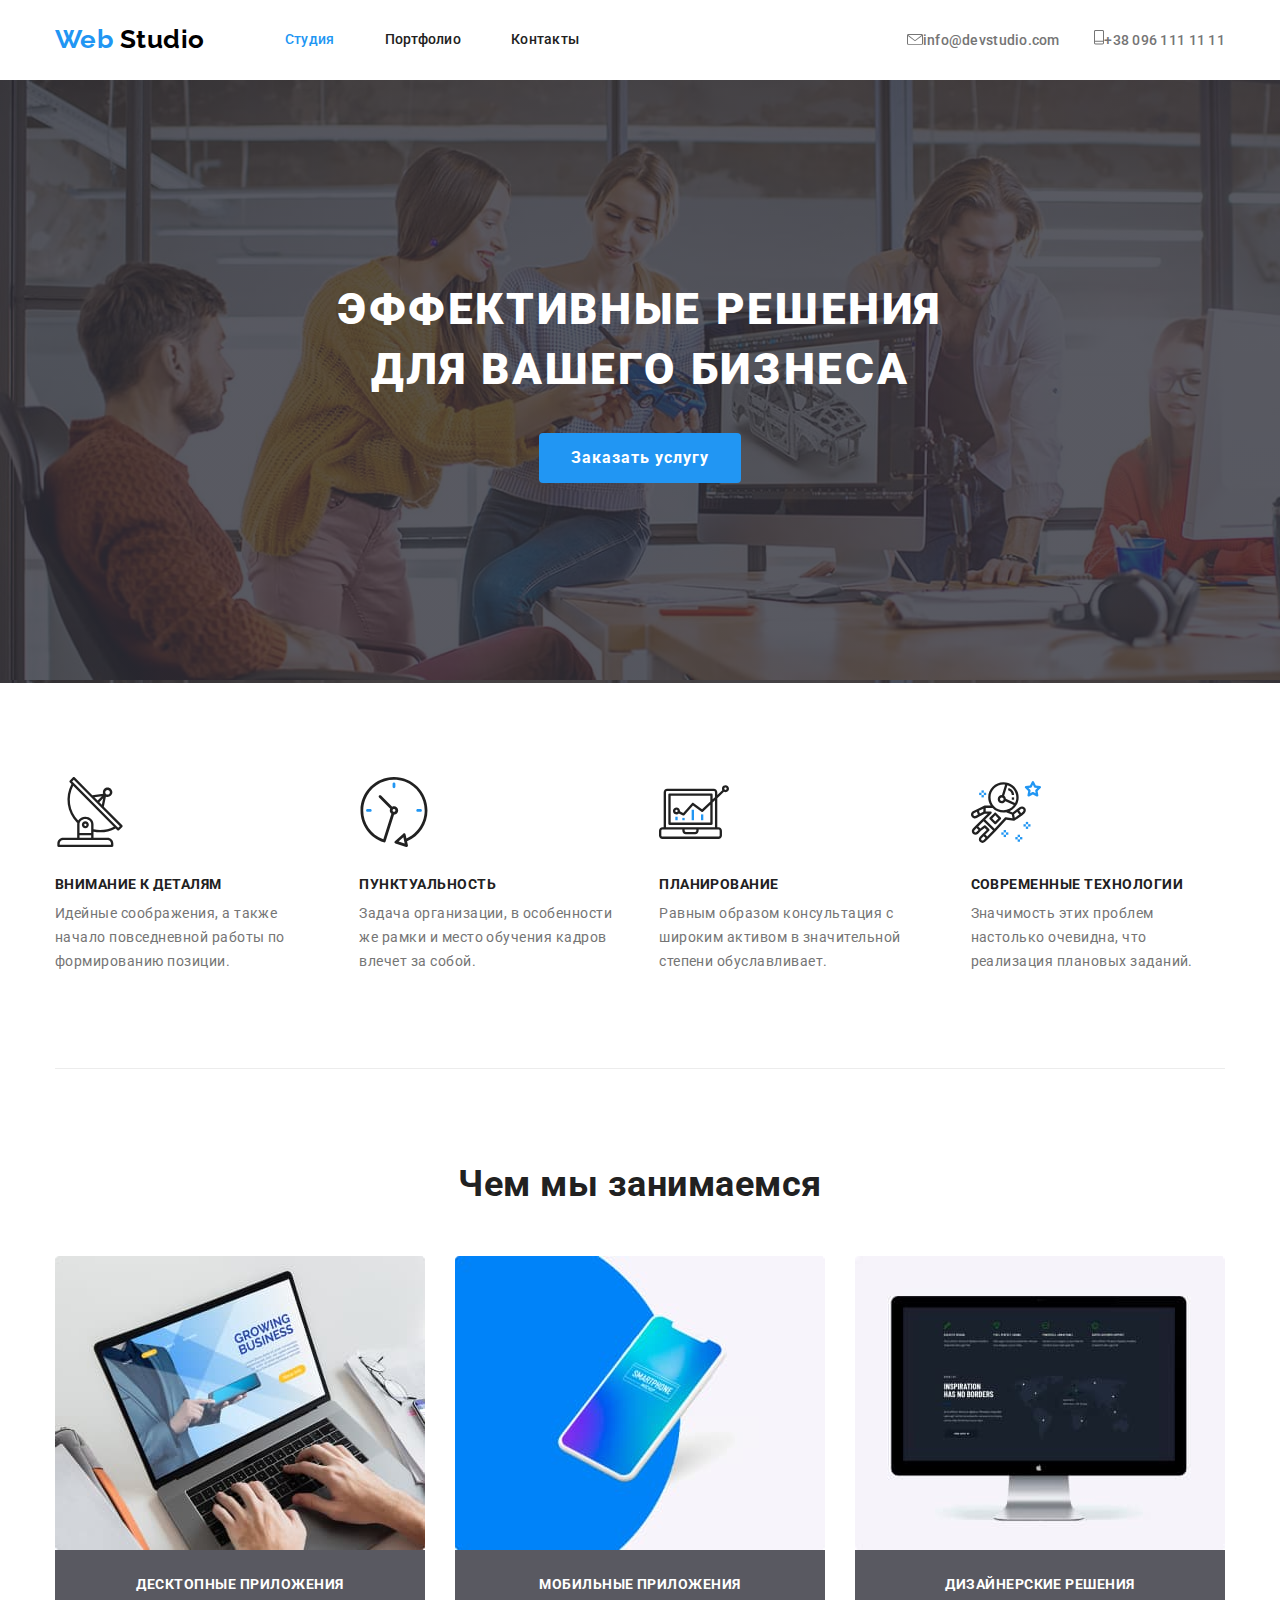
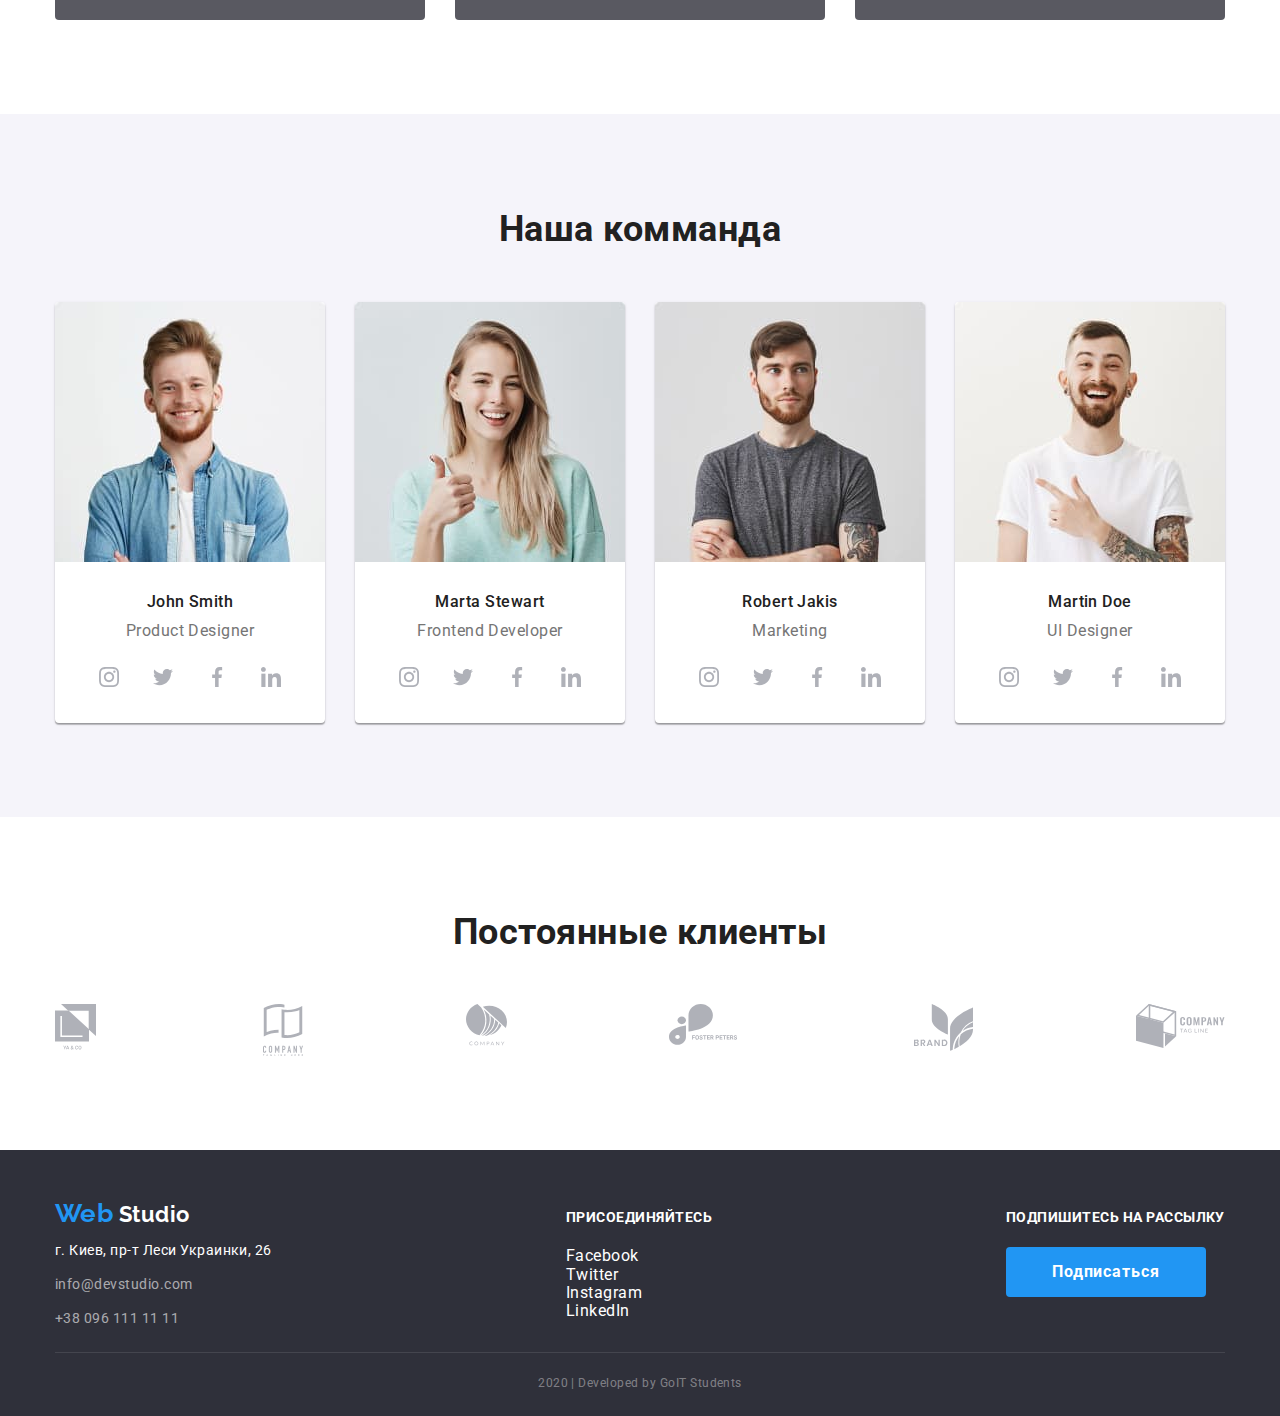
<file: index.html>
<!DOCTYPE html>
<html lang="ru">
  <head>
    <meta charset="UTF-8" />
    <meta name="viewport" content="width=device-width, initial-scale=1.0" />
    <meta
      name="description"
      content="Lorem ipsum dolor sit amet consectetur adipisicing elit. Voluptatem atque possimus et at."
    />
    <title>Web Studio</title>
    <link
      href="https://fonts.googleapis.com/css2?family=Raleway:wght@700&family=Roboto:wght@400;500;700;900&display=swap"
      rel="stylesheet"
    />
    <link
      rel="stylesheet"
      href="https://cdnjs.cloudflare.com/ajax/libs/modern-normalize/0.6.0/modern-normalize.min.css"
    />
    <link rel="stylesheet" href="./css/styles.css" />
  </head>
  <body>
    <!-- Шапка -->
    <header class="page-header">
      <div class="container header">
        <nav class="nav">
          <a href="./index.html" class="logo link"
            >Web<span class="sub-logo"> Studio</span></a
          >

          <ul class="site-nav list">
            <li class="item"><a href="#" class="link current">Студия</a></li>
            <li class="item">
              <a href="./portfolio.html" class="link">Портфолио</a>
            </li>
            <li class="item"><a href="#" class="link">Контакты</a></li>
          </ul>
        </nav>

        <address class="address-nav">
          <a href="mailto:info@devstudio.com" class="link"
            ><img
              class="address-img"
              src="./img/email.svg"
              alt="Почта компании"
            />info@devstudio.com</a
          >
          <a href="tel:+380961111111" class="link"
            ><img
              class="address-img"
              src="./img/phone.svg"
              alt="Телефон компании"
            />+38 096 111 11 11</a
          >
        </address>
      </div>
    </header>

    <main>
      <!-- Герой -->
      <section class="hero">
          <h1 class="title-hero">Эффективные решения </br> для вашего бизнеса</h1>
          <button class="button">Заказать услугу</button>
      </section>

      <!-- Ососбенности -->
      <section class="main-features">
        <div class="container">
          <h2 class="visually-hidden">Наши особенности</h2>

          <ul class="features list">
            <li class="item">
              <img
                src="./img/detals.svg"
                width="70"
                height="70"
                alt="Внимание к деталям"
              />
              <h3 class="title">Внимание к деталям</h3>
              <p class="text">
                Идейные соображения, а также начало повседневной работы по
                формированию позиции.
              </p>
            </li>
            <li class="item">
              <img
                src="./img/punctuality.svg"
                width="70"
                height="70"
                alt="Пунктуальность"
              />
              <h3 class="title">Пунктуальность</h3>
              <p class="text">
                Задача организации, в особенности же рамки и место обучения
                кадров влечет за собой.
              </p>
            </li>
            <li class="item">
              <img
                src="./img/planning.svg"
                width="70"
                height="70"
                alt="Планирование"
              />
              <h3 class="title">Планирование</h3>
              <p class="text">
                Равным образом консультация с широким активом в значительной
                степени обуславливает.
              </p>
            </li>
            <li class="item">
              <img
                src="./img/technologies.svg"
                width="70"
                height="70"
                alt="Современные технологии"
              />
              <h3 class="title">Современные технологии</h3>
              <p class="text">
                Значимость этих проблем настолько очевидна, что реализация
                плановых заданий.
              </p>
            </li>
          </ul>
        </div>
      </section>

      <!-- Чем занимаются -->
      <section class="main-activity">
        <div class="container">
          <h2 class="title">Чем мы занимаемся</h2>

          <ul class="activity list">
            <li class="item">
              <img
                src="./img/desktop-apps.jpg"
                width="370"
                height="294"
                alt="Десктопные приложения"
              />
              <p class="activity-text">Десктопные приложения</p>
            </li>
            <li class="item">
              <img
                src="./img/mobile-apps.jpg"
                width="370"
                height="294"
                alt="Мобильные приложения"
              />
              <p class="activity-text">Мобильные приложения</p>
            </li>
            <li class="item">
              <img
                src="./img/design-solutions.jpg"
                width="370"
                height="294"
                alt="Дизайнерские решения"
              />
              <p class="activity-text">Дизайнерские решения</p>
            </li>
          </ul>
        </div>
      </section>

      <!-- Команда -->
      <section class="team">
        <div class="container">
          <h2 class="title">Наша комманда</h2>

          <ul class="worker list">
            <li class="item">
              <img
                src="./img/john-smith.jpg"
                width="270"
                height="260"
                alt="Джон Смит"
              />
              <h3 class="title worker-title" lang="en">John Smith</h3>
              <p class="text" lang="en">Product Designer</p>
              <ul class="social list">
                <li class="item">
                  <a class="link" href="#"
                    ><img
                      src="./img/instagram.svg"
                      width="44"
                      height="44"
                      alt="Instagram"
                  /></a>
                </li>
                <li class="item">
                  <a class="link" href="#"
                    ><img
                      src="./img/twitter.svg"
                      width="44"
                      height="44"
                      alt="Twitter"
                  /></a>
                </li>
                <li class="item">
                  <a class="link" href="#"
                    ><img
                      src="./img/facebook.svg"
                      width="44"
                      height="44"
                      alt="Facebook"
                  /></a>
                </li>
                <li class="item">
                  <a class="link" href="#"
                    ><img
                      src="./img/linkedin.svg"
                      width="44"
                      height="44"
                      alt="Linkedin"
                  /></a>
                </li>
              </ul>
            </li>
            <li class="item">
              <img
                src="./img/marta-stewart.jpg"
                width="270"
                height="260"
                alt="Марта Стюарт"
              />
              <h3 class="title worker-title" lang="en">Marta Stewart</h3>
              <p class="text" lang="en">Frontend Developer</p>
              <ul class="social list">
                <li class="item">
                  <a class="link" href="#"
                    ><img
                      src="./img/instagram.svg"
                      width="44"
                      height="44"
                      alt="Instagram"
                  /></a>
                </li>
                <li class="item">
                  <a class="link" href="#"
                    ><img
                      src="./img/twitter.svg"
                      width="44"
                      height="44"
                      alt="Twitter"
                  /></a>
                </li>
                <li class="item">
                  <a class="link" href="#"
                    ><img
                      src="./img/facebook.svg"
                      width="44"
                      height="44"
                      alt="Facebook"
                  /></a>
                </li>
                <li class="item">
                  <a class="link" href="#"
                    ><img
                      src="./img/linkedin.svg"
                      width="44"
                      height="44"
                      alt="Linkedin"
                  /></a>
                </li>
              </ul>
            </li>
            <li class="item">
              <img
                src="./img/robert-jakis.jpg"
                width="270"
                height="260"
                alt="Роберт Якис"
              />
              <h3 class="title worker-title" lang="en">Robert Jakis</h3>
              <p class="text" lang="en">Marketing</p>
              <ul class="social list">
                <li class="item">
                  <a class="link" href="#"
                    ><img
                      src="./img/instagram.svg"
                      width="44"
                      height="44"
                      alt="Instagram"
                  /></a>
                </li>
                <li class="item">
                  <a class="link" href="#"
                    ><img
                      src="./img/twitter.svg"
                      width="44"
                      height="44"
                      alt="Twitter"
                  /></a>
                </li>
                <li class="item">
                  <a class="link" href="#"
                    ><img
                      src="./img/facebook.svg"
                      width="44"
                      height="44"
                      alt="Facebook"
                  /></a>
                </li>
                <li class="item">
                  <a class="link" href="#"
                    ><img
                      src="./img/linkedin.svg"
                      width="44"
                      height="44"
                      alt="Linkedin"
                  /></a>
                </li>
              </ul>
            </li>
            <li class="item">
              <img
                src="./img/martin-doe.jpg"
                width="270"
                height="260"
                alt="Мартин Доу"
              />
              <h3 class="title worker-title" lang="en">Martin Doe</h3>
              <p class="text" lang="en">UI Designer</p>
              <ul class="social list">
                <li class="item">
                  <a class="link" href="#"
                    ><img
                      src="./img/instagram.svg"
                      width="44"
                      height="44"
                      alt="Instagram"
                  /></a>
                </li>
                <li class="item">
                  <a class="link" href="#"
                    ><img
                      src="./img/twitter.svg"
                      width="44"
                      height="44"
                      alt="Twitter"
                  /></a>
                </li>
                <li class="item">
                  <a class="link" href="#"
                    ><img
                      src="./img/facebook.svg"
                      width="44"
                      height="44"
                      alt="Facebook"
                  /></a>
                </li>
                <li>
                  <a class="link" href="#"
                    ><img
                      src="./img/linkedin.svg"
                      width="44"
                      height="44"
                      alt="Linkedin"
                  /></a>
                </li>
              </ul>
            </li>
          </ul>
        </div>
      </section>

      <section class="main-client">
        <div class="container">
          <h2 class="title">Постоянные клиенты</h2>

          <ul class="client list">
            <li class="item">
              <a class="link" href="#"
                ><img src="./img/logo-1.svg" alt="Логотип компании 1"
              /></a>
            </li>
            <li class="item">
              <a class="link" href="#"
                ><img src="./img/logo-2.svg" alt="Логотип компании 2"
              /></a>
            </li>
            <li class="item">
              <a class="link" href="#"
                ><img src="./img/logo-3.svg" alt="Логотип компании 3"
              /></a>
            </li>
            <li class="item">
              <a class="link" href="#"
                ><img src="./img/logo-4.svg" alt="Логотип компании 4"
              /></a>
            </li>
            <li class="item">
              <a class="link" href="#"
                ><img src="./img/logo-5.svg" alt="Логотип компании 5"
              /></a>
            </li>
            <li class="item">
              <a class="link" href="#"
                ><img src="./img/logo-6.svg" alt="Логотип компании 6"
              /></a>
            </li>
          </ul>
        </div>
      </section>
    </main>

    <!-- Футер -->
    <footer class="footer">
      <div class="container">
        <div class="footer-flex">
          <address class="address">
            <a href="./index.html" class="logo link">Web<span class="footer-logo"> Studio</span></a>
            <p class="footer-text">г. Киев, пр-т Леси Украинки, 26</p>
            <p class="footer-p">
              <a href="mailto:info@devstudio.com" class="footer-address link">info@devstudio.com</a>
            </p>
            <p class="footer-p">
              <a href="tel:+380961111111" class="footer-address link">+38 096 111 11 11</a>
            </p>
          </address>
          
          <div>
            <p class="footer-title">Присоединяйтесь</p>
            <ul class="list">
              <li>
                <a href="#" class="temporary link" aria-label="Ссылка на Facebook">Facebook</a>
              </li>
              <li>
                <a href="#" class="temporary link" aria-label="Ссылка на Twitter">Twitter</a>
              </li>
              <li>
                <a href="#" class="temporary link" aria-label="Ссылка на Instagram">Instagram</a>
              </li>
              <li>
                <a href="#" class="temporary link" aria-label="Ссылка на LinkedIn">LinkedIn</a>
              </li>
            </ul>
          </div>
          
          <div>
            <p class="footer-title">Подпишитесь на рассылку</p>
            <button class="button">Подписаться</button>
          </div>
        </div>

        <p class="copyright">2020 | Developed by GoIT Students</p>
      </div>
    </footer>
  </body>
</html>
</file>
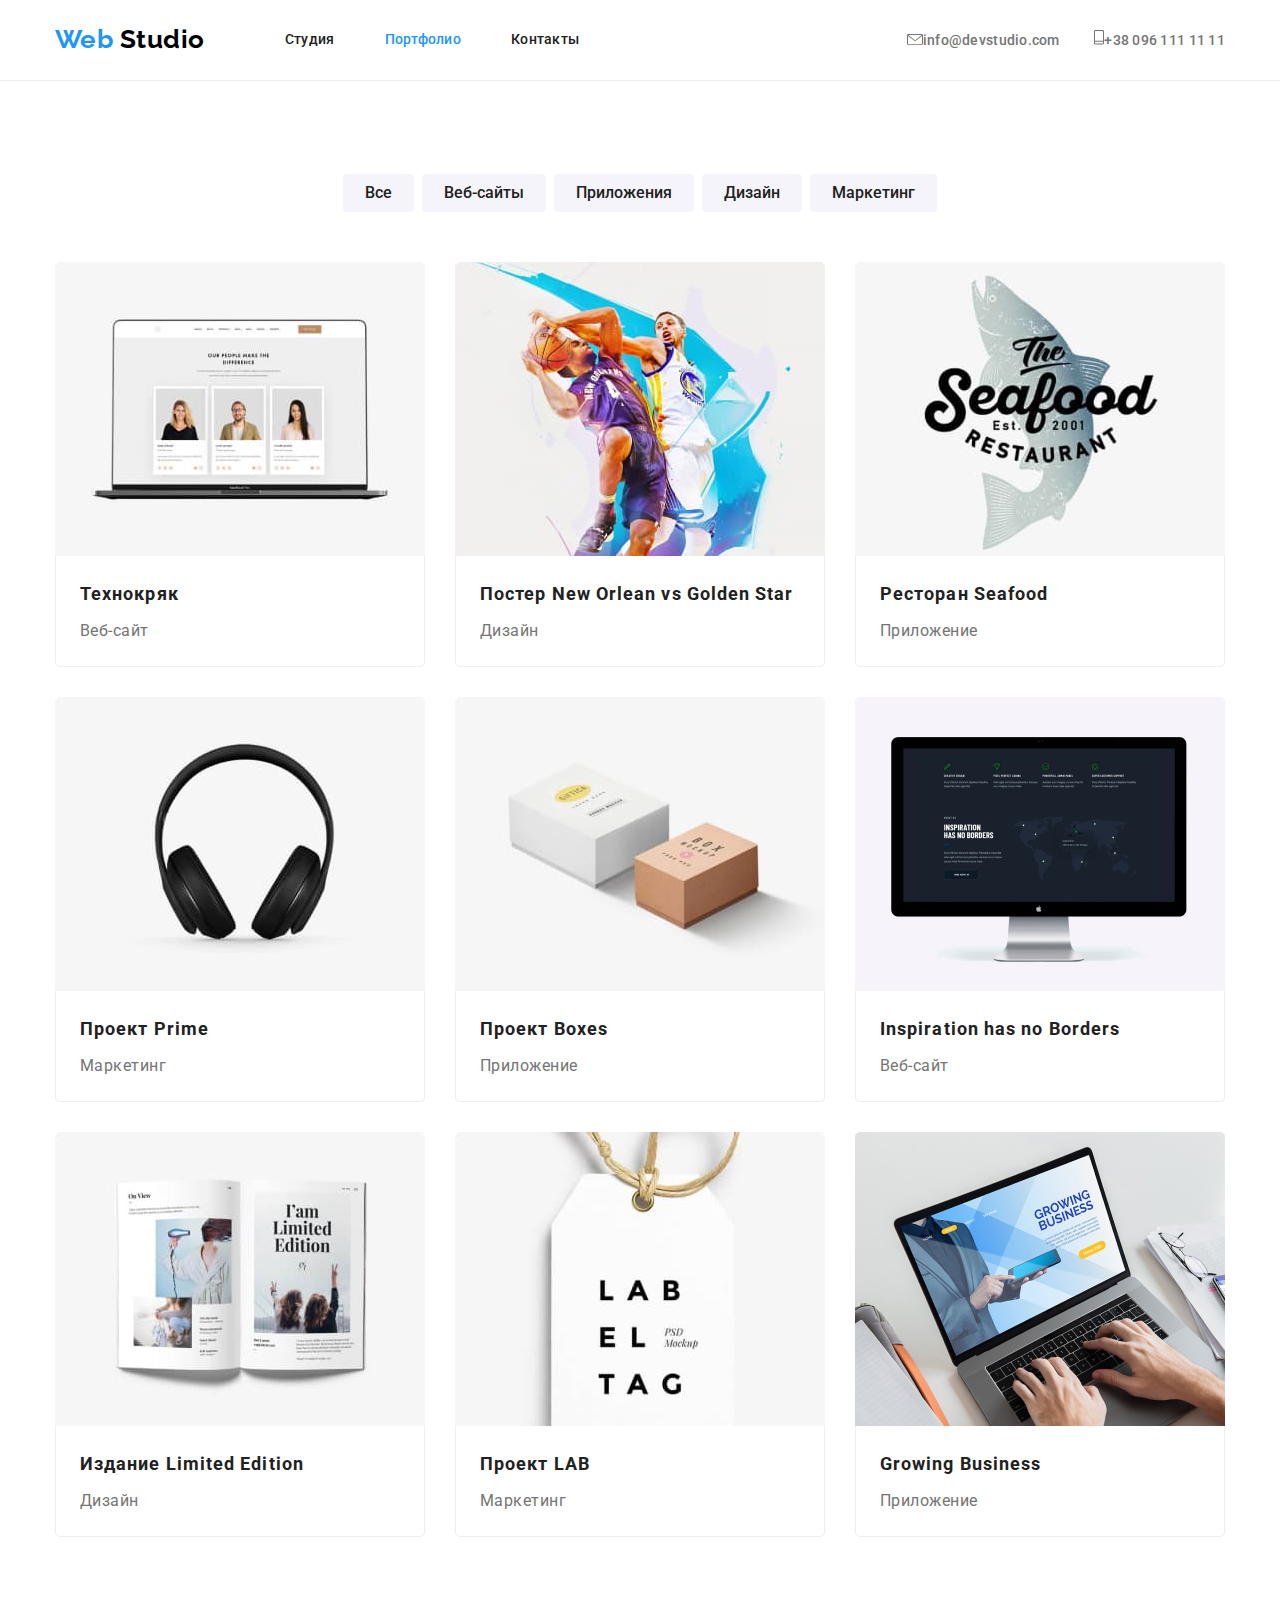
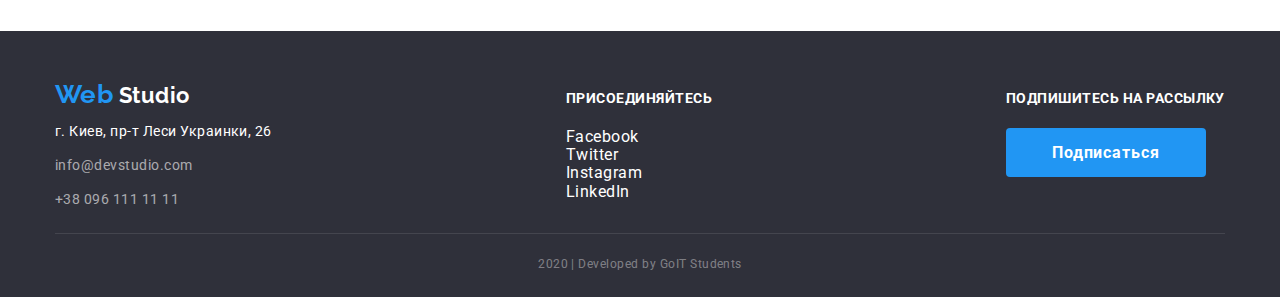
<file: portfolio.html>
<!DOCTYPE html>
<html lang="ru">
  <head>
    <meta charset="UTF-8" />
    <meta name="viewport" content="width=device-width, initial-scale=1.0" />
    <meta
      name="description"
      content="Lorem ipsum dolor sit amet consectetur adipisicing elit. Voluptatem atque possimus et at."
    />
    <title>Web Studio</title>
    <link
      href="https://fonts.googleapis.com/css2?family=Raleway:wght@700&family=Roboto:wght@400;500;700;900&display=swap"
      rel="stylesheet"
    />
    <link
      rel="stylesheet"
      href="https://cdnjs.cloudflare.com/ajax/libs/modern-normalize/0.6.0/modern-normalize.min.css"
    />
    <link rel="stylesheet" href="./css/styles.css" />
  </head>

  <body>
    <!-- Шапка -->
    <header class="page-header">
      <div class="container header">
        <nav class="nav">
          <a href="./index.html" class="logo link"
            >Web<span class="sub-logo"> Studio</span></a
          >

          <ul class="site-nav list">
            <li class="item"><a href="#" class="link">Студия</a></li>
            <li class="item">
              <a href="./portfolio.html" class="link current">Портфолио</a>
            </li>
            <li class="item"><a href="#f" class="link">Контакты</a></li>
          </ul>
        </nav>

        <address class="address-nav">
          <a href="mailto:info@devstudio.com" class="link"
            ><img
              class="address-img"
              src="./img/email.svg"
              alt="Почта компании"
            />info@devstudio.com</a
          >
          <a href="tel:+380961111111" class="link"
            ><img
              class="address-img"
              src="./img/phone.svg"
              alt="Телефон компании"
            />+38 096 111 11 11</a
          >
        </address>
      </div>
    </header>

    <main>
      <section class="main-portfolio">
        <div class="container">
          <h1 class="visually-hidden">Портфолио</h1>

          <ul class="filter list">
            <li class="item">
              <button class="filter-button" type="button">Все</button>
            </li>
            <li class="item">
              <button class="filter-button" type="button">Веб-сайты</button>
            </li>
            <li class="item">
              <button class="filter-button" type="button">Приложения</button>
            </li>
            <li class="item">
              <button class="filter-button" type="button">Дизайн</button>
            </li>
            <li class="item">
              <button class="filter-button" type="button">Маркетинг</button>
            </li>
          </ul>

          <ul class="portfolio list">
            <li class="item">
              <a href="#" class="link">
                <img
                  src="./img/tehnohryak.jpg"
                  width="370"
                  height="294"
                  alt="Технокряк"
                />
                <div class="content">
                  <h2 class="title">Технокряк</h2>
                  <p class="text">Веб-сайт</p>
                </div>
              </a>
            </li>
            <li class="item">
              <a href="#" class="link">
                <img
                  src="./img/neworlean-goldenstars.jpg"
                  width="370"
                  height="294"
                  alt="Постер New Orlean vs Golden Star"
                />
                <div class="content">
                  <h2 class="title">Постер New Orlean vs Golden Star</h2>
                  <p class="text">Дизайн</p>
                </div>
              </a>
            </li>
            <li class="item">
              <a href="#" class="link">
                <img
                  src="./img/seafood.jpg"
                  width="370"
                  height="294"
                  alt="Ресторан Seafood"
                />
                <div class="content">
                  <h2 class="title">Ресторан Seafood</h2>
                  <p class="text">Приложение</p>
                </div>
              </a>
            </li>
            <li class="item">
              <a href="#" class="link">
                <img
                  src="./img/prime.jpg"
                  width="370"
                  height="294"
                  alt="ПроектPrime"
                />
                <div class="content">
                  <h2 class="title">Проект Prime</h2>
                  <p class="text">Маркетинг</p>
                </div>
              </a>
            </li>
            <li class="item">
              <a href="#" class="link">
                <img
                  src="./img/boxes.jpg"
                  width="370"
                  height="294"
                  alt="Проект Boxes"
                />
                <div class="content">
                  <h2 class="title">Проект Boxes</h2>
                  <p class="text">Приложение</p>
                </div>
              </a>
            </li>
            <li class="item">
              <a href="#" class="link">
                <img
                  src="./img/inspiration.jpg"
                  width="370"
                  height="294"
                  alt="Inspiration has no Borders"
                />
                <div class="content">
                  <h2 class="title">Inspiration has no Borders</h2>
                  <p class="text">Веб-сайт</p>
                </div>
              </a>
            </li>
            <li class="item">
              <a href="#" class="link">
                <img
                  src="./img/limited-edition.jpg"
                  width="370"
                  height="294"
                  alt="Издание Limited Edition"
                />
                <div class="content">
                  <h2 class="title">Издание Limited Edition</h2>
                  <p class="text">Дизайн</p>
                </div>
              </a>
            </li>
            <li class="item">
              <a href="#" class="link">
                <img
                  src="./img/lab.jpg"
                  width="370"
                  height="294"
                  alt="Проект LAB"
                />
                <div class="content">
                  <h2 class="title">Проект LAB</h2>
                  <p class="text">Маркетинг</p>
                </div>
              </a>
            </li>
            <li class="item">
              <a href="#" class="link">
                <img
                  src="./img/growing-business.jpg"
                  width="370"
                  height="294"
                  alt="Growing Business"
                />
                <div class="content">
                  <h2 class="title">Growing Business</h2>
                  <p class="text">Приложение</p>
                </div>
              </a>
            </li>
          </ul>
        </div>
      </section>
    </main>

    <!-- Футер -->
    <footer class="footer">
      <div class="container">
        <div class="footer-flex">
          <address class="address">
            <a href="./index.html" class="logo link"
              >Web<span class="footer-logo"> Studio</span></a
            >
            <p class="footer-text">г. Киев, пр-т Леси Украинки, 26</p>
            <p class="footer-p">
              <a href="mailto:info@devstudio.com" class="footer-address link"
                >info@devstudio.com</a
              >
            </p>
            <p class="footer-p">
              <a href="tel:+380961111111" class="footer-address link"
                >+38 096 111 11 11</a
              >
            </p>
          </address>

          <div>
            <p class="footer-title">Присоединяйтесь</p>
            <ul class="list">
              <li>
                <a
                  href="#"
                  class="temporary link"
                  aria-label="Ссылка на Facebook"
                  >Facebook</a
                >
              </li>
              <li>
                <a
                  href="#"
                  class="temporary link"
                  aria-label="Ссылка на Twitter"
                  >Twitter</a
                >
              </li>
              <li>
                <a
                  href="#"
                  class="temporary link"
                  aria-label="Ссылка на Instagram"
                  >Instagram</a
                >
              </li>
              <li>
                <a
                  href="#"
                  class="temporary link"
                  aria-label="Ссылка на LinkedIn"
                  >LinkedIn</a
                >
              </li>
            </ul>
          </div>

          <div>
            <p class="footer-title">Подпишитесь на рассылку</p>
            <button class="button">Подписаться</button>
          </div>
        </div>

        <p class="copyright">2020 | Developed by GoIT Students</p>
      </div>
    </footer>
  </body>
</html>
</file>
<file: css/styles.css>
:root {
  --primery-text-color: #757575;
  --headlines-text-color: #212121;
  --acent-text-color: #ffffff;
  --accent-color: #2196f3;
  --primery-bg-color: #ffffff;
  --secondary-bg-color: #f5f4fa;
  --fooetr-bg-color: #2f303a;
  --hero-bg-color: rgba(47, 48, 58, 0.8);
  --portfolio-bg-color: rgba(33, 150, 243, 0.9);
  --logo-black-color: #000000;
  --icon-color: #afb1b8;
  --secondary-bg-color: #f5f4fa;
  --footer-address-color: rgba(255, 255, 255, 0.6);
}

body {
  background-color: var(--primery-bg-color);
  color: var(--primery-text-color);

  font-family: Roboto, sans-serif;
  letter-spacing: 0.03em;
}

/* сброс */
.list {
  padding: 0;
  margin: 0;

  list-style: none;
}

.link {
  text-decoration: none;
}

h1,
h2,
h3,
p {
  margin-top: 0;
  margin-bottom: 0;
}

h2 {
  font-weight: 700;
  font-size: 36px;
  line-height: 1.2;
  text-align: center;
  margin-bottom: 50px;
}

img {
  display: block;
  max-width: 100%;
  height: auto;
}

/* скрывает заголовки */
.visually-hidden {
  position: absolute;
  width: 1px;
  height: 1px;
  margin: -1px;
  border: 0;
  padding: 0;
  clip: rect(0 0 0 0);
  overflow: hidden;
}

.container {
  margin-left: auto;
  margin-right: auto;
  width: 1200px;
  padding-left: 15px;
  padding-right: 15px;
}

/* Шапка */
.logo {
  color: var(--accent-color);

  font-family: Raleway, sans-serif;
  font-weight: 700;
  font-size: 26px;
  line-height: 1.2;
  font-style: normal;
}
.sub-logo {
  color: var(--logo-black-color);
}

.header,
.nav {
  display: flex;
  align-items: center;
}

.site-nav {
  display: flex;
  margin-left: 80px;
}

.site-nav .item:not(:last-child) {
  margin-right: 50px;
}

.site-nav .link {
  display: block;
  padding-top: 32px;
  padding-bottom: 32px;

  color: var(--headlines-text-color);

  font-weight: 500;
  font-size: 14px;
  line-height: 1.14;
  letter-spacing: 0.02em;
}

.site-nav .link.current,
.site-nav .link:hover,
.site-nav .link:focus {
  color: var(--accent-color);
}

.address-nav {
  margin-left: auto;
}

.address-nav .link {
  color: var(--primery-text-color);

  font-style: normal;
  font-weight: 500;
  font-size: 14px;
  line-height: 1.14;
  letter-spacing: 0.02em;
}

.address-nav .link:not(:last-child) {
  margin-right: 30px;
}

.address-nav .link:hover,
.address-nav .link:focus {
  color: var(--accent-color);
}

.address-img {
  display: inline-block;
}

/* Тело */
.hero {
  padding-top: 200px;
  padding-bottom: 200px;
  margin-right: auto;
  margin-left: auto;
  min-height: 600px;
  max-width: 1600px;
  text-align: center;

  background-image: linear-gradient(var(--hero-bg-color), var(--hero-bg-color)),
    url(../img/header-bg.jpg);
}

.title-hero {
  margin-top: 0;
  margin-bottom: 33px;

  color: var(--acent-text-color);

  font-weight: 900;
  font-size: 44px;
  line-height: 1.36;
  letter-spacing: 0.06em;
  text-transform: uppercase;
}

.button {
  display: inline-block;
  border-radius: 4px;
  padding: 10px 32px;
  min-width: 200px;
  border: 0;

  color: var(--acent-text-color);
  background-color: var(--accent-color);

  font-weight: 700;
  font-size: 16px;
  line-height: 1.87;
  letter-spacing: 0.06em;
}

.title {
  color: var(--headlines-text-color);
}

.main-features {
  padding-top: 94px;
  /* padding-bottom: 94px; */
}

.features {
  display: flex;
  padding-bottom: 94px;
  border-bottom: 1px solid #ececec;
}

.features .item:not(:last-child) {
  margin-right: 30px;
}

.features .title {
  margin-top: 30px;
  margin-bottom: 10px;

  font-weight: 700;
  font-size: 14px;
  line-height: 1.14;
  text-transform: uppercase;
}

.features .text {
  font-size: 14px;
  line-height: 1.71;
}

.main-activity {
  padding-top: 94px;
  padding-bottom: 94px;
}

.activity {
  display: flex;
}

.activity > .item {
  border-radius: 4px;
  overflow: hidden;
}

.activity .item:not(:last-child) {
  margin-right: 30px;
}

.activity-text {
  padding-top: 27px;
  padding-bottom: 27px;
}

.text {
  color: var(--primery-text-color);
}

.worker {
  display: flex;
}

.worker > .item {
  border-radius: 4px;
  background: #ffffff;
  box-shadow: 0px 2px 1px rgba(0, 0, 0, 0.2), 0px 1px 1px rgba(0, 0, 0, 0.14),
    0px 1px 3px rgba(0, 0, 0, 0.12);
  overflow: hidden;
}

.worker .item:not(:last-child) {
  margin-right: 30px;
}

.worker-title {
  margin-top: 30px;
  margin-bottom: 10px;

  font-weight: 500;
  font-size: 16px;
  line-height: 1.2;
  text-align: center;
}

.worker .text {
  margin-bottom: 15px;

  font-size: 16px;
  line-height: 1.2;
  text-align: center;
}

.worker .social {
  display: flex;
  justify-content: center;
  padding-bottom: 24px;
}

.social .link {
  display: block;
  height: 44px;
}

.social .item:not(:last-child) {
  margin-right: 10px;
}

.team {
  padding-top: 94px;
  padding-bottom: 94px;

  background-color: var(--secondary-bg-color);
}

.activity-text {
  width: 370px;

  color: var(--acent-text-color);
  background-color: var(--hero-bg-color);

  font-weight: bold;
  font-size: 14px;
  line-height: 1.14;
  text-align: center;
  text-transform: uppercase;
}

.main-client {
  padding-top: 94px;
  padding-bottom: 94px;
}

.client {
  display: flex;
  justify-content: space-between;
}

/* justify-content: flex-start | flex-end | center | space-between | space-around | space-evenly */
.client .item {
  align-items: center;
  justify-content: space-around;
}

.client .link {
  display: block;
}

/* Страница Портфолио */
.main-portfolio {
  padding-top: 93px;
  padding-bottom: 94px;
  border-top: 1px solid #ececec;
}

.filter {
  display: flex;
  justify-content: center;
  margin-bottom: 50px;
}

.filter-button {
  display: inline-block;
  border-radius: 4px;
  padding: 6px 22px;
  border: 0;

  color: var(--headlines-text-color);
  background-color: var(--secondary-bg-color);

  font-weight: 500;
  font-size: 16px;
  line-height: 1.62;
  text-align: center;
}

.filter .item:not(:last-child) {
  margin-right: 8px;
}

.filter-button:hover,
.filter-button:focus {
  color: var(--acent-text-color);
  background-color: var(--accent-color);
}

.portfolio {
  display: flex;
  flex-wrap: wrap;
}

.page-header .item {
  width: calc((100% - 60px) / 3);
}

.portfolio .item:not(:nth-child(3n)) {
  margin-right: 30px;
}

.portfolio .item:not(:nth-last-child(-n + 3)) {
  margin-bottom: 30px;
}

.portfolio .content {
  padding: 20px 24px;
  border-right: 1px solid #eeeeee;
  border-bottom: 1px solid #eeeeee;
  border-left: 1px solid #eeeeee;
  border-bottom-right-radius: 5px;
  border-bottom-left-radius: 5px;
  overflow: hidden;
}

.portfolio .title {
  margin-bottom: 4px;

  font-weight: 700;
  font-size: 18px;
  line-height: 2;
  letter-spacing: 0.06em;
  text-align: left;
}

.portfolio .text {
  font-size: 16px;
  line-height: 1.87;
}

.portfolio .link {
  display: block;
}

/* .text-hover {
  width: 380px;

  color: var(--acent-text-color);
  background-color: var(--portfolio-bg-color);

  font-size: 18px;
  line-height: 1.56;
} */

/* Футер */
.footer {
  background-color: var(--fooetr-bg-color);
}

.footer-flex {
  display: flex;
  align-items: baseline;
  justify-content: space-between;
  padding-top: 48px;
  padding-bottom: 21px;
  border-bottom: 1px solid rgba(255, 255, 255, 0.1);
}

.footer-logo {
  color: var(--acent-text-color);

  font-style: normal;
  font-weight: 700;
  font-size: 22px;
  line-height: 1.2;
}

.footer-text {
  margin-top: 10px;

  color: var(--acent-text-color);

  font-style: normal;
  font-size: 14px;
  line-height: 1.71;
}

.footer-title {
  margin-bottom: 21px;

  color: var(--acent-text-color);

  font-weight: 700;
  font-size: 14px;
  line-height: 1.14;
  text-transform: uppercase;
}

.footer-p {
  padding-top: 10px;
}

.footer-address {
  color: var(--footer-address-color);

  font-style: normal;
  font-size: 14px;
  line-height: 1.71;
}

/* Временный класс */
.temporary {
  color: var(--acent-text-color);
}

.temporary:hover,
.temporary:focus {
  color: var(--accent-color);
}

.copyright {
  padding-top: 18px;
  padding-bottom: 21px;

  color: rgba(255, 255, 255, 0.4);

  font-size: 12px;
  line-height: 2;
  text-align: center;
}
</file>
